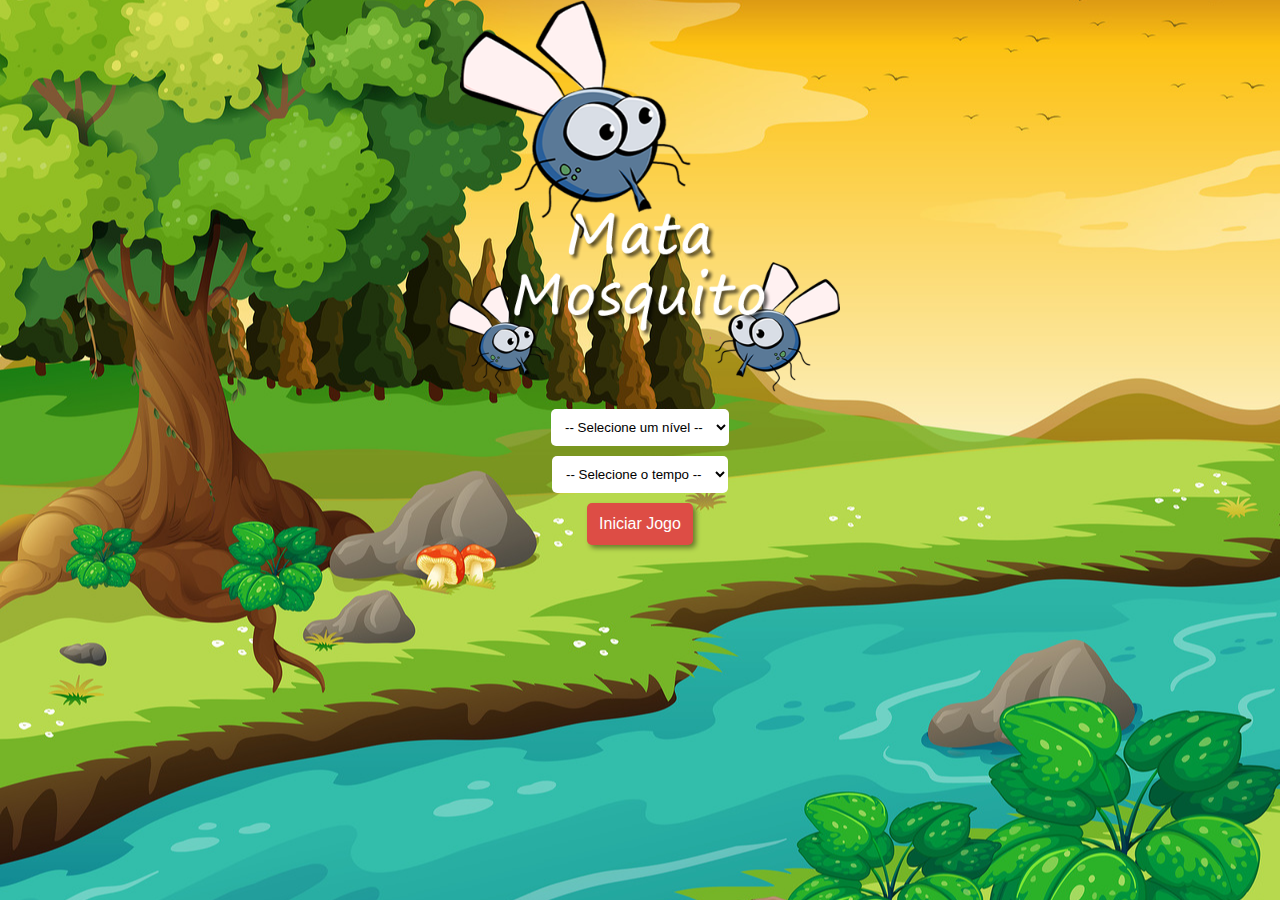
<file: appMataMosquito/index.html>
<!DOCTYPE html>
<html lang="pt-br">
<head>
  <meta charset="UTF-8">
  <meta http-equiv="X-UA-Compatible" content="IE=edge">
  <meta name="viewport" content="width=device-width, initial-scale=1.0">
  <title>Mata mosquitos</title>
  <link rel="stylesheet" href="assets/css/common.css">
  <link rel="stylesheet" href="assets/css/index.css">
  <link rel="stylesheet" href="assets/css/resposive.css">


  <script>
    function startGame() {

      const nivel = document.querySelector('#niveis').value;
      const tempo = document.querySelector('#tempo').value;
      if (nivel === '') {
        alert('Selecione um nível para continuar');
        return false;
      }

      if (tempo === '') {
        alert('Selecione o tempo para continuar');
        return false;
      }
      window.location.href = 'jogo.html?' + nivel + ',' + tempo;
    }
  </script>
</head>
<body>
  

  <div id="mataMosquito">
    <img src="assets/images/game.png">
  </div>

  <div id="menu">
    <select id="niveis">
      <option value="">-- Selecione um nível --</option>

      <option value="normal">Normal</option>
      <option value="dificil">Difícil</option>
      <option value="mwzera">Mwzera</option>
    </select>

    <select id="tempo">
      <option value="">-- Selecione o tempo --</option>

      <option value="dez">10 segundos</option>
      <option value="vinte">20 segundos</option>
      <option value="trinta">30 segundos</option>
      <option value="sessenta">60 segundos</option>
    </select>

    <button onclick="startGame()">Iniciar Jogo</button>
  </div>
</body>
</html>
</file>
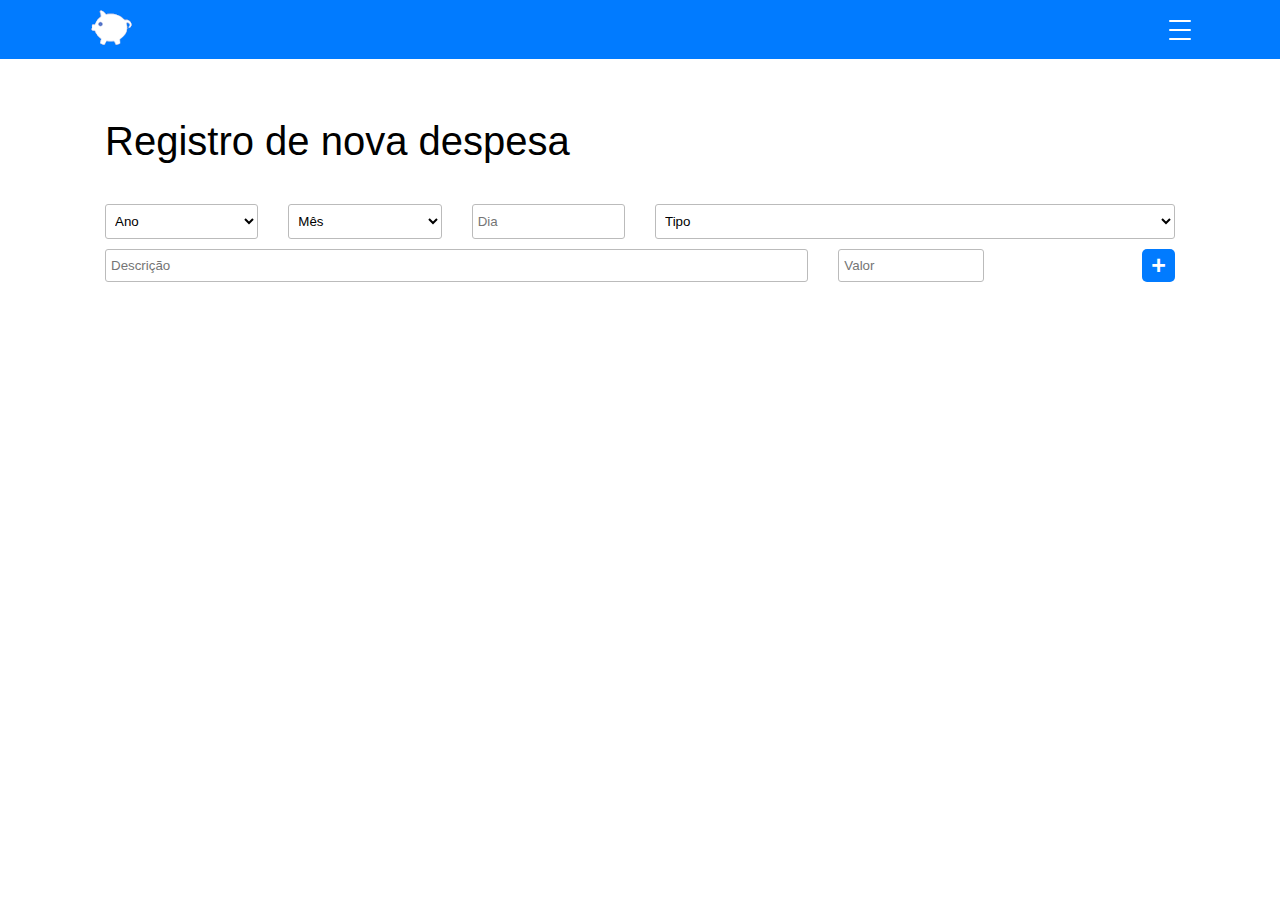
<file: appOrcamentoPessoal/index.html>
<!DOCTYPE html>
<html lang="pt-br">
<head>
  <meta charset="UTF-8">
  <meta http-equiv="X-UA-Compatible" content="IE=edge">
  <meta name="viewport" content="width=device-width, initial-scale=1.0">
  <title>Orçamento Pessoal</title>
  <link rel="shortcut icon" href="assets/images/logo.png" type="image/x-icon">
  <link rel="stylesheet" href="assets/css/style.css">
</head>
<body>

  <header>
    <div id="header">
      <div class="logo">
        <img src="assets/images/logo.png">
      </div>
      <div class="menu-openner">
        <div class="bar"></div>
        <div class="bar"></div>
        <div class="bar"></div>
      </div>
    </div>
   <div class="container">
    <nav class="menu closed" >
      <ul>
        <li><a href="index.html" class="cadastro">Cadastro</a></li>
        <li><a href="consulta.html" class="consulta">Consulta</a></li>
      </ul>
      </nav>
    </div>
  </header>

  <main>
    <div class="container">
      <h1>Registro de nova despesa</h1>

      <section id="form">
        <select name="ano" id="ano">
          <option value="">Ano</option>
        </select>

        <select name="mes" id="mes">
          <option value="">Mês</option>
          <option value="1">Janeiro</option>
          <option value="2">Fevereiro</option>
          <option value="3">Março</option>
          <option value="4">Abril</option>
          <option value="5">Maio</option>
          <option value="6">Junho</option>
          <option value="7">Julho</option>
          <option value="8">Agosto</option>
          <option value="9">Setembro</option>
          <option value="10">Outubro</option>
          <option value="11">Novembro</option>
          <option value="12">Dezembro</option>
        </select>

        <input type="number" name="dia" id="dia" placeholder="Dia" max="31" min="1">

        <select name="tipo" id="tipo">
          <option value="">Tipo</option>

          <option value="1">Alimentação</option>
          <option value="2">Educação</option>
          <option value="3">Lazer</option>
          <option value="4">Saúde</option>
          <option value="5">Transporte</option>
        </select>

        <input type="text" name="desc" id="desc" placeholder="Descrição">
        <input type="text" name="valor" id="valor" placeholder="Valor">

        <button id="cadastrar">+</button>
      </section>
    </div>


  </main>
  
  <!-- Funciona criado a base de js -->
  <div id="modal" class='hide'>
    <div class="content">
    </div>
  </div>
  </div>
  <script>

    const consulta = document.querySelector('.consulta');
    consulta.style.opacity = '70%';

    consulta.addEventListener('mouseover', () => consulta.style.opacity = '100%');
    consulta.addEventListener('mouseout', () => consulta.style.opacity = '70%');

    const cadastrar = document.querySelector('#cadastrar');
    cadastrar.addEventListener('click', () => {
      cadastrarDespesa();
    })

  </script>
  <script src="index.js"></script>
</body>
</html>
</file>
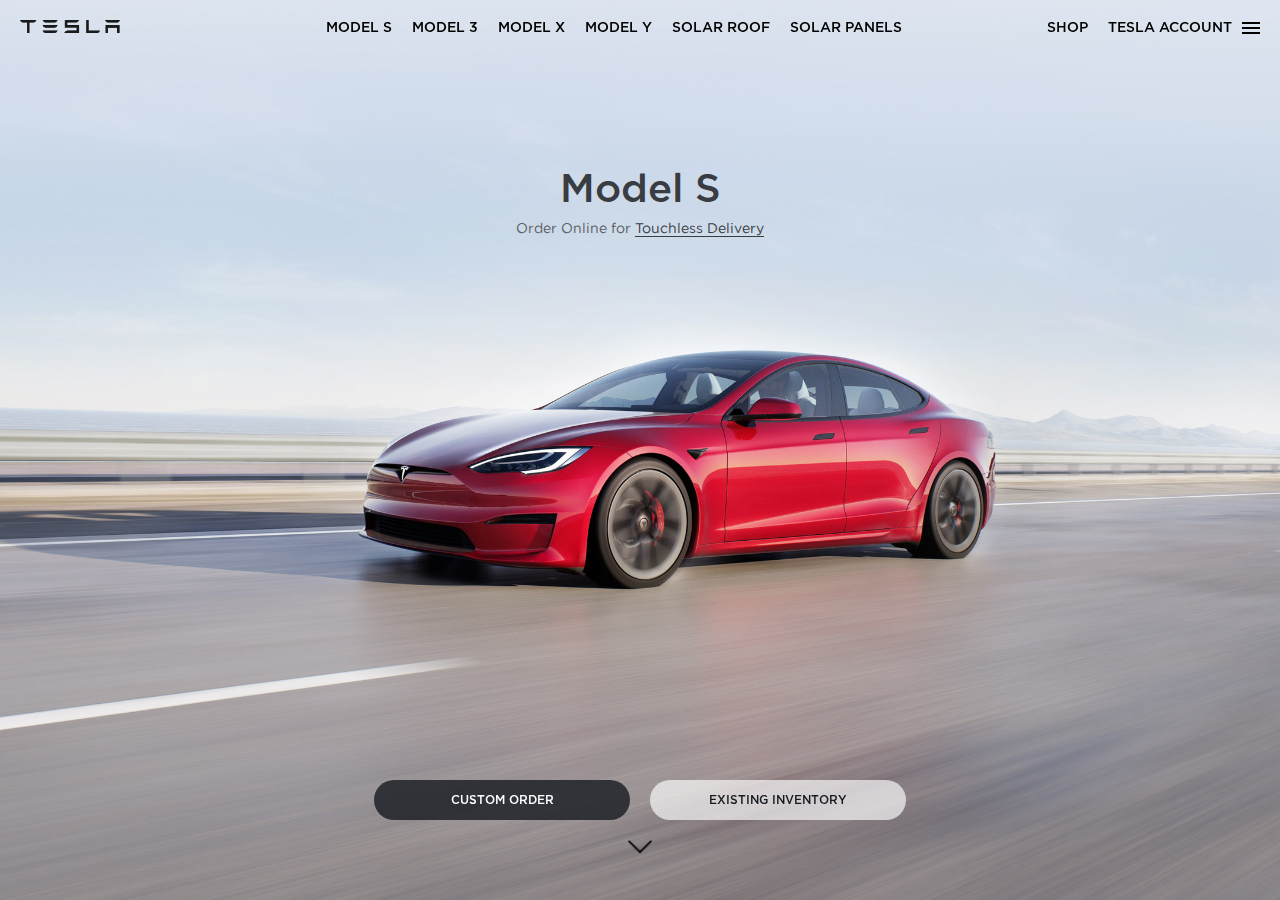
<file: clone-tesla/index.html>
<!DOCTYPE html>
<html lang="pt-br">
<head>
  <meta charset="UTF-8">
  <meta http-equiv="X-UA-Compatible" content="IE=edge">
  <meta name="viewport" content="width=device-width, initial-scale=1.0">
  <title>Tesla - Clone</title>
  <link rel="stylesheet" href="assets/css/style.css">
</head>
<body>
  
  <header>

    <div id="leftside">
      <a href="index.html">
        <img src="./assets/images/logo.png" alt="Logo tesla">
      </a>
    </div>

    <nav  id="middle">
      <ul>
        <li><a href="#">Model s</a></li>
        <li><a href="#">Model 3</a></li>
        <li><a href="#">Model x</a></li>
        <li><a href="#">Model y</a></li>
        <li><a href="#">Solar Roof</a></li>
        <li><a href="#">Solar Panels</a></li>
      </ul>
    </nav>

    <nav id="rightside">
      <ul>
        <li><a href="#">Shop</a></li>
        <li><a href="#">Tesla Account</a></li>
        <li id="menu">
          <div id="menu-icon">
            <div></div>
            <div></div>
            <div></div>
          </div>
        </li>
      </ul>
    </nav>

  </header>

  <main>
    <div id="info">
      <h1>Model S</h1>
      <h2>Order Online for <a href="#">Touchless Delivery</a></h2>
    </div>
  </main>

  <footer>
    <div id="buttons-area">
      <div><a href="#" class="btn btn-dark">Custom Order</a></div>
      <div><a href="#" class="btn btn-light">Existing Inventory</a></div>
    </div>
    <div id="arrow-area">
      <img src="./assets/images/down.png" alt="" id="arrow">
    </div>
  </footer>
</body>
</html>
</file>
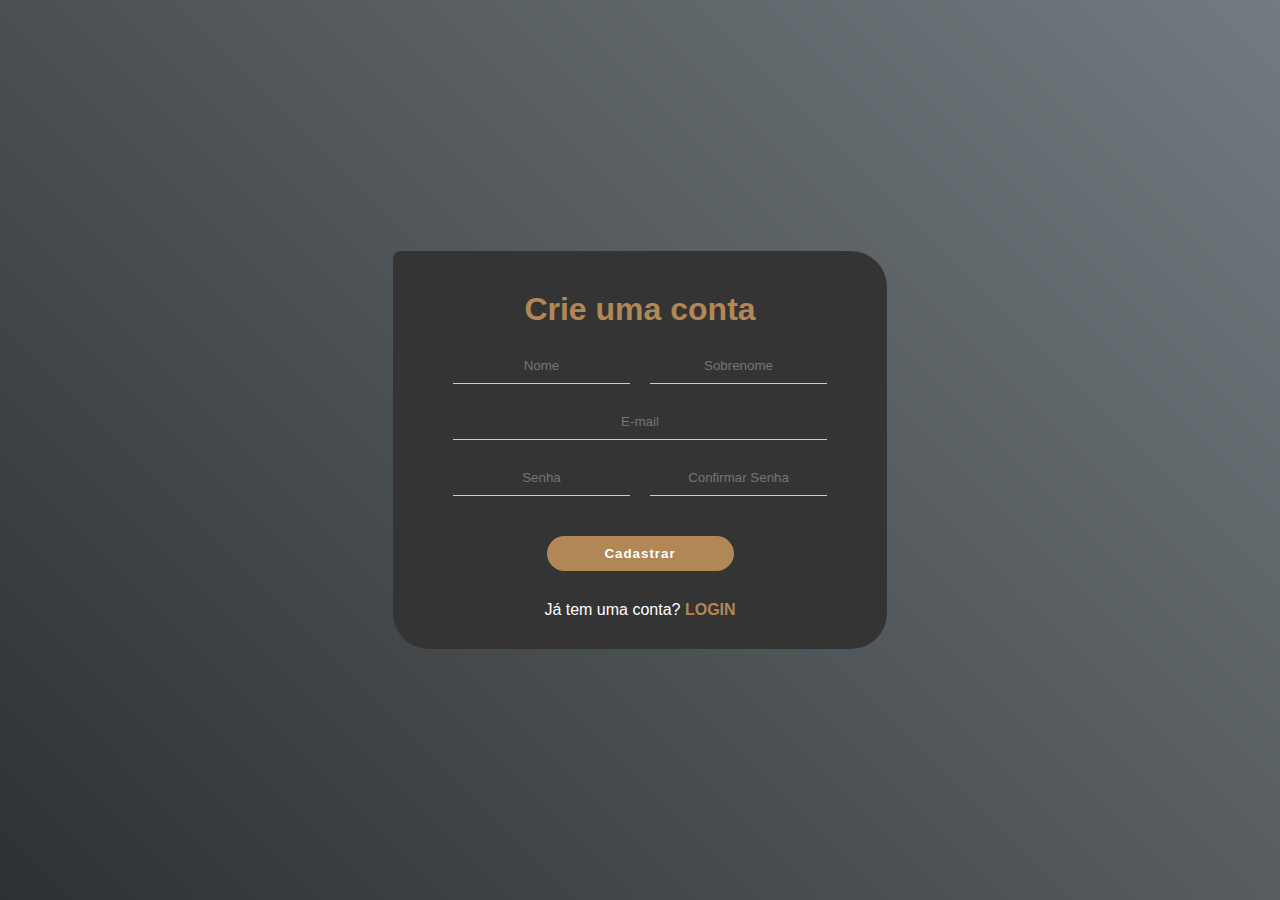
<file: FormValidator/index.html>
<!DOCTYPE html>
<html lang="pt-br">
<head>
  <meta charset="UTF-8">
  <meta http-equiv="X-UA-Compatible" content="IE=edge">
  <meta name="viewport" content="width=device-width, initial-scale=1.0">
  <title>Formulário</title>

  <link rel="stylesheet" href="style.css">
</head>
<body>
  
  <main>
  
    <form action="POST" class="validator">

      <h1>Crie uma conta</h1>
      
      <fieldset>
        <label class="sr-only" for="name">Nome:</label>
        <input
          data-rules="required|min=2" type="text" name="name" id="name" placeholder="Nome">
      </fieldset>
    
      <fieldset>
        <label class="sr-only" for="surname">Sobrenome:</label>
        <input 
        data-rules="required|min=2" type="text" name="surname" id="surname" placeholder="Sobrenome">
      </fieldset>
    
      <fieldset id="email-fieldset">
        <label class="sr-only" for="email">Seu e-mail:</label>
        <input 
        data-rules="required|email" type="email" name="email" id="email" placeholder="E-mail">
      </fieldset>
    
      <fieldset>
        <label class="sr-only" for="pass">Sua senha:</label>
        <input 
        data-rules="required|min=4" type="password" name="pass" id="pass" placeholder="Senha">
      </fieldset>


      <fieldset>
        <label class="sr-only" for="confirm-pass">Confirmar senha:</label>
        <input 
        data-rules="required|equal" type="password" name="confirm-pass" id="confirm-pass" placeholder="Confirmar Senha">
      </fieldset>
  
      <button type="submit">Cadastrar</button>
      
      <div id="login">
        Já tem uma conta? <a href="">login</a>
      </div>

    </form>

  </main>
  <script src="script.js"></script>
</body>
</html>
</file>
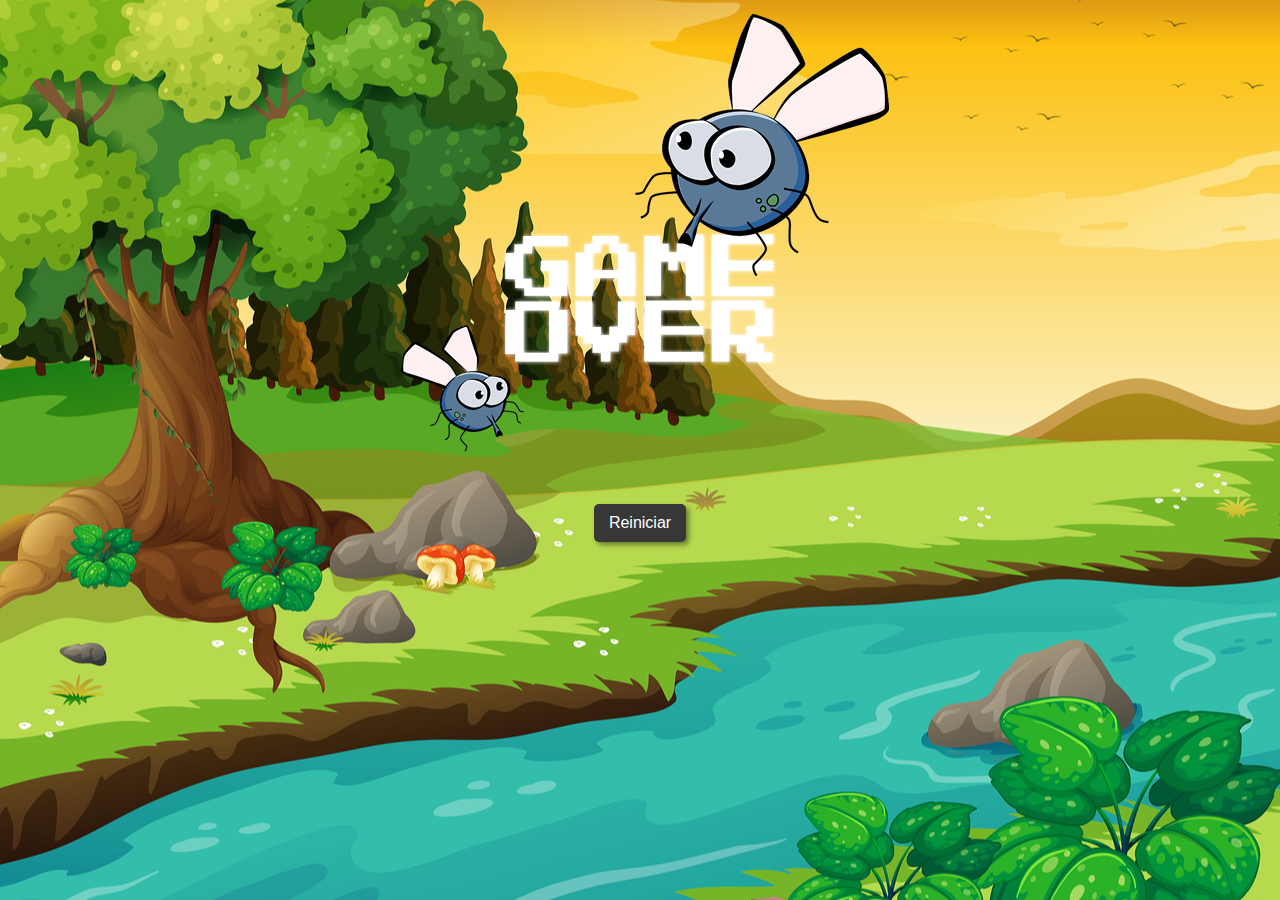
<file: appMataMosquito/gameOver.html>
<!DOCTYPE html>
<html lang="pt-br">
<head>
  <meta charset="UTF-8">
  <meta http-equiv="X-UA-Compatible" content="IE=edge">
  <meta name="viewport" content="width=device-width, initial-scale=1.0">
  <title>Mata Mosquito - GameOver</title>
  <link rel="stylesheet" href="assets/css/common.css">
  <link rel="stylesheet" href="assets/css/resposive.css">
</head>
<body>
  

  <div id="gameOver">
    <img src="assets/images/game_over.png">
  </div>

  <button onclick="window.location.href='index.html'">Reiniciar</button>
</body>
</html>
</file>
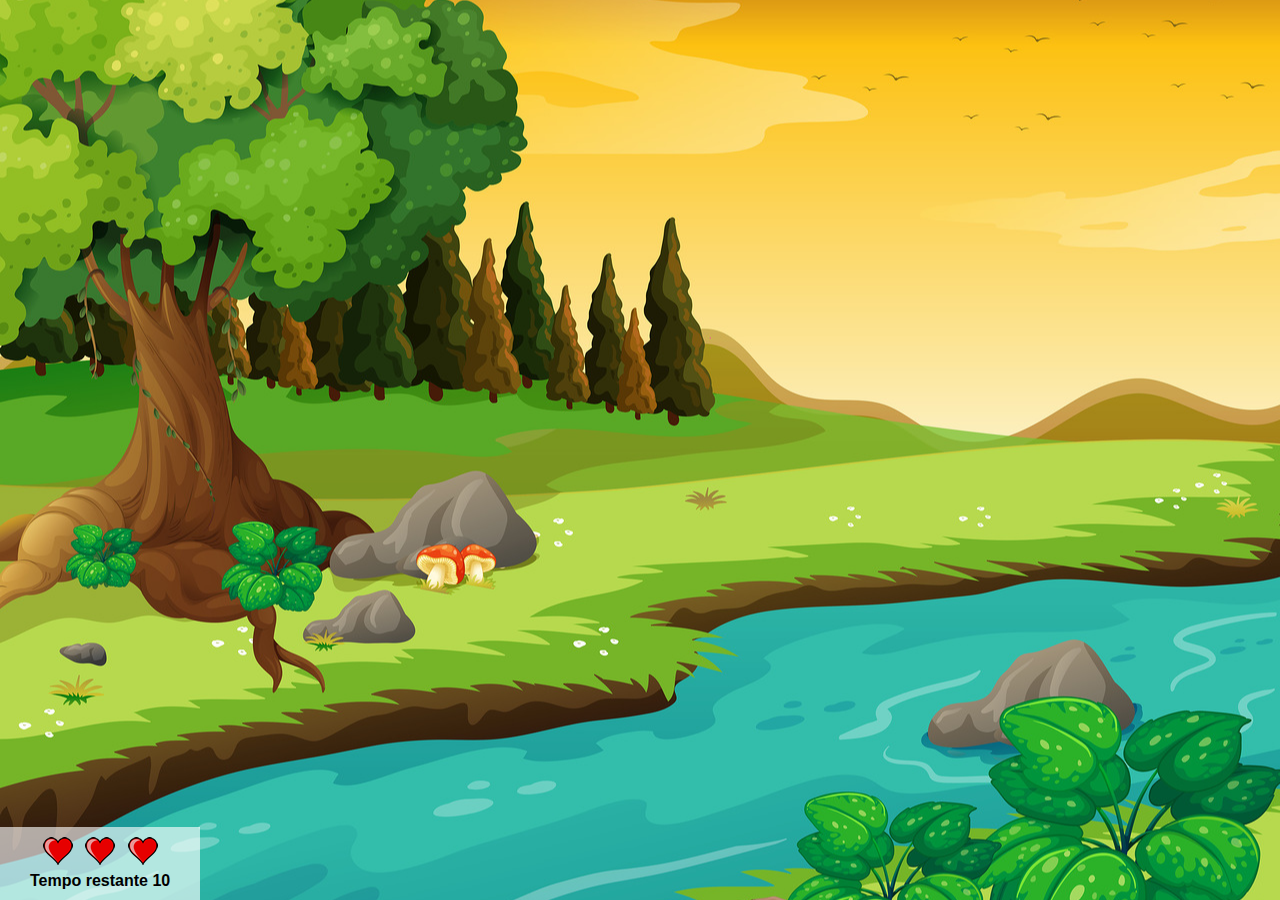
<file: appMataMosquito/jogo.html>
<!DOCTYPE html>
<html lang="pt-br">
<head>
  <meta charset="UTF-8">
  <meta http-equiv="X-UA-Compatible" content="IE=edge">
  <meta name="viewport" content="width=device-width, initial-scale=1.0">
  <title>Mata mosquito - Game</title>
  <link rel="stylesheet" href="assets/css/style.css">
</head>
<body onload="spawningMoscas(), cronometro()" onresize="ajustaTamanhoPalcoJogo()">
  <!-- onload="spawningMoscas()" -->
  <!-- onload="spawningMoscas()" -->
  <div id="panel">
    
    <div id="vidas">
      <div id="vida1" class="coracao cheio"></div>
      <div id="vida2" class="coracao cheio"></div>
      <div id="vida3" class="coracao cheio"></div>
    </div>

    <div id="tempoRestante">
      Tempo restante <span id="tempo"></span>
    </div>
 
  </div>
  <script src="jogo.js"></script>
</body>
</html>
</file>
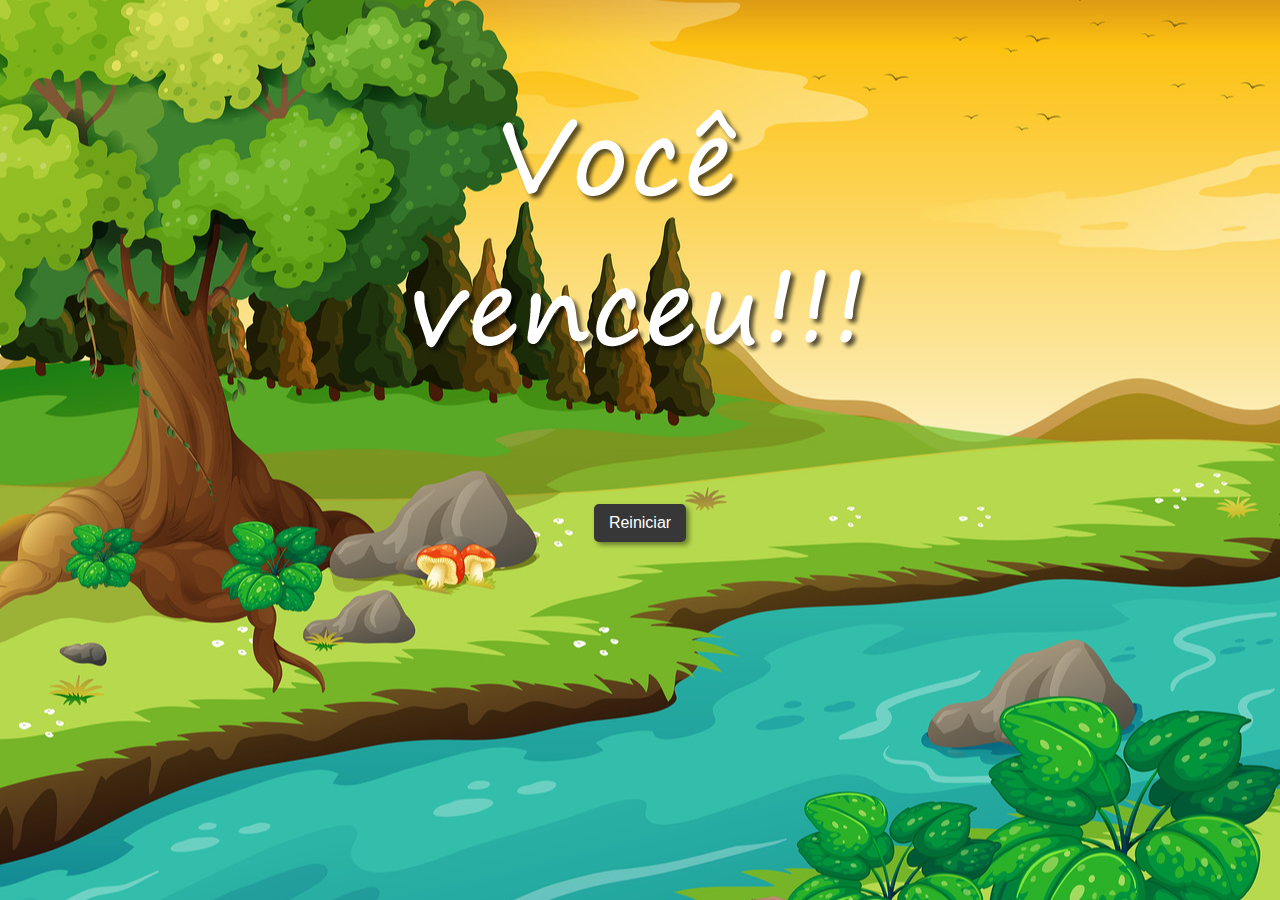
<file: appMataMosquito/vitoria.html>
<!DOCTYPE html>
<html lang="pt-br">
<head>
  <meta charset="UTF-8">
  <meta http-equiv="X-UA-Compatible" content="IE=edge">
  <meta name="viewport" content="width=device-width, initial-scale=1.0">
  <title>Mata mosquitos - Vítoria</title>
  <link rel="stylesheet" href="assets/css/common.css">
  <link rel="stylesheet" href="assets/css/resposive.css">

</head>
<body>
  
  <div id="vitoria">
    <img src="assets/images/vitoria.png">
  </div>

  <button onclick="window.location.href='index.html'">Reiniciar</button>
</body>
</html>
</file>
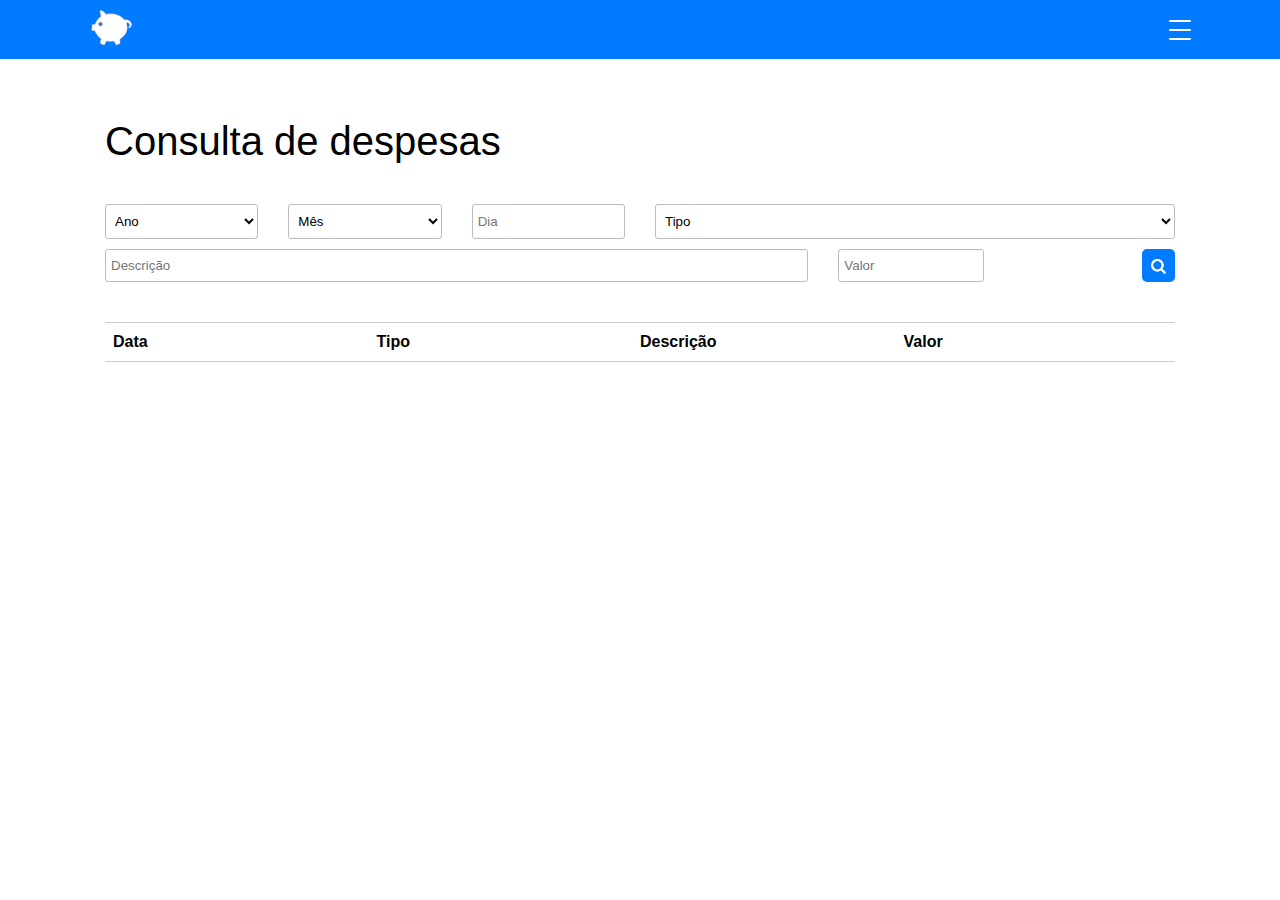
<file: appOrcamentoPessoal/consulta.html>
<!DOCTYPE html>
<html lang="pt-br">
<head>
  <meta charset="UTF-8">
  <meta http-equiv="X-UA-Compatible" content="IE=edge">
  <meta name="viewport" content="width=device-width, initial-scale=1.0">
  <title>Orçamento pessoal - Consulta</title>
  <link rel="stylesheet" href="assets/css/style.css">
  <link rel="shortcut icon" href="assets/images/logo.png" type="image/x-icon">
</head>
<body onload="carregaListaDespesas()">
  
  <header>
    <div id="header">
      <div class="logo">
        <img src="assets/images/logo.png">
      </div>
      <div class="menu-openner">
        <div class="bar"></div>
        <div class="bar"></div>
        <div class="bar"></div>
      </div>
    </div>
   <div class="container">
    <nav class="menu closed" >
      <ul>
        <li><a href="index.html" class="cadastro">Cadastro</a></li>
        <li><a href="consulta.html" class="consulta">Consulta</a></li>
      </ul>
      </nav>
    </div>
  </header>

  <main>
    <div class="container">
      <h1>Consulta de despesas</h1>

      <section id="form">
        <select name="ano" id="ano">
          <option value="">Ano</option>
        </select>

        <select name="mes" id="mes">
          <option value="">Mês</option>
          <option value="1">Janeiro</option>
          <option value="2">Fevereiro</option>
          <option value="3">Março</option>
          <option value="4">Abril</option>
          <option value="5">Maio</option>
          <option value="6">Junho</option>
          <option value="7">Julho</option>
          <option value="8">Agosto</option>
          <option value="9">Setembro</option>
          <option value="10">Outubro</option>
          <option value="11">Novembro</option>
          <option value="12">Dezembro</option>
        </select>

        <input type="number" name="dia" id="dia" placeholder="Dia" max="31" min="1">

        <select name="tipo" id="tipo">
          <option value="">Tipo</option>

          <option value="1">Alimentação</option>
          <option value="2">Educação</option>
          <option value="3">Lazer</option>
          <option value="4">Saúde</option>
          <option value="5">Transporte</option>
        </select>

        <input type="text" name="desc" id="desc" placeholder="Descrição">
        <input type="texte" name="valor" id="valor" placeholder="Valor">

        <button type="submit" id="pesquisa"><span></span></button>
      </section>
      
      <section id="lista">
        <table id="tabela">
          <thead>
            <tr>
              <th>Data</th>
              <th>Tipo</th>
              <th>Descrição</th>
              <th>Valor</th>
            </tr>
          </thead>

          <tbody id="listaDespesas">

          </tbody>
        </table>
      </section>
    </div>



  </main>

  <script>

    const cadastro = document.querySelector('.cadastro');
    cadastro.style.opacity = '70%';

    cadastro.addEventListener('mouseover', () => cadastro.style.opacity = '100%');
    cadastro.addEventListener('mouseout', () => cadastro.style.opacity = '70%');

    const pesquisa = document.querySelector('#pesquisa');
    pesquisa.addEventListener('click', () => {
      pesquisarDespesa();
    })
    
  </script>
  <script src="index.js"></script>
</body>
</html>
</file>
<file: appMataMosquito/assets/css/common.css>
html {
  cursor: url(../images/mata_mosca.png) 25 25, auto;
}
* {
  margin: 0;
  padding: 0;
  box-sizing: border-box;
}
body {
  background-image: url(../images/bg.jpg);
  background-size: cover;
  background-position: center;
  background-repeat: no-repeat;
  height: 100vh;
  width: 100vw;
  display: flex;
  align-items: center;
  flex-direction: column;
}

button {
  padding: 10px 15px;
  font-size: 16px;
  background-color: #373737;
  border: none;
  border-radius: 5px;
  color: #fff;
  box-shadow: 3px 3px 5px#0000006b;
}

button:hover {
  cursor: pointer;
  transform: translateY(-2px);
  transition: 300ms;
  background-color: #222;
}
</file>
<file: appMataMosquito/assets/css/index.css>
#menu {
  display: flex;
  flex-direction: column;
  align-items: center;
}

select {
  display: inline-block;
  padding: 10px;
  border: none;
  background-color: #fff;
  border-radius: 5px;
  outline: none;
  margin: 5px 0px;
}

#mataMosquito img {
  max-height: 400px;
}
button {
  margin-top: 5px;
  padding: 12px;
  max-width: 150px;
  background-color: #DD4D45;
}

button:hover {
  background-color: #ce4942;
}
</file>
<file: appMataMosquito/assets/css/resposive.css>
@media (max-width: 550px) {

  body {
    justify-content: center;
  }

  div#mataMosquito,
  div#gameOver,
  div#vitoria {
    text-align: center;
  }
  img {
    width: 80%;
    margin: 0 auto;
  }
}
</file>
<file: appOrcamentoPessoal/assets/css/style.css>
* {
  padding: 0;
  margin: 0;
  box-sizing: border-box;
  font-family: 'Trebuchet MS', 'Lucida Sans Unicode', 'Lucida Grande', 'Lucida Sans', Arial, sans-serif;
}

ul, li {
  list-style-type: none;
}

a {
  text-decoration: none;
}

header {
  background-color: #017BFF;
  padding: 10px 20px;
}

#header {
  max-width: 1110px;
  margin: 0 auto;
  display: flex;
  justify-content: space-between;
  align-items: center;
}

.container {
  max-width: 1110px;
  margin: 0 auto;
}

.menu-openner {
  height: 20px;
  width: 30px;
  display: flex;
  flex-direction: column;
  justify-content: space-between;
  cursor: pointer;
  align-items: center;

}

.bar {
  width: 22px;
  height: 2px;
  border-radius: 2px;
  background-color: #fff;
}

.menu a, li{
  color: #fff;
  letter-spacing: 1px;
  font-weight: bold;
  padding: 5px 8px;
}

.menu a:hover {
  background-color: #014ea0;
  border-radius: 4px;
  transition: 300ms;
}


@keyframes openMenu {
  0% {
    padding: 0;
  }
  100% {
    padding: 10px 0;
  }
}

.closed {
  display: none;
}

.openned {
  animation: openMenu 0.3s;
  display: block;
  padding: 10px 0;
}

main {
  margin: 0 auto;
  padding: 60px 20px;
}

main .container {
  
  padding: 0px 20px;
}


h1 {
  font-weight: 300;
  font-size: 40px;
  margin-bottom: 40px;
}

#form {
  display: grid;
  grid-template-columns: repeat(6, 1fr);
  grid-gap: 30px; 
  grid-row-gap: 10px;
}

select, input {
  background-color: #fff;
  border: 1px solid #bbb;
  border-radius: 3px;
  padding: 8px 5px;
  outline: none;
}
select:hover, input:hover,
select:focus-within, input:focus-within {
  box-shadow: 0px 0px 3px #017BFFa1;
}

#tipo {
  grid-column: 4 / 7;
}

#desc {
  grid-column: 1 / 5;
}

#valor {
  max-width: 146px;
}
button {
  height: 33px;
  width: 33px;
  border-radius: 5px;
  background-color: #017BFF;
  color: #fff;
  font-size: 25px;
  font-weight: bold;
  border: none;
  justify-self: right;
}

button:hover {
  cursor: pointer;
  background-color: #025cbd;
  transition: 400ms;
}

button span {
  height: 15px;
  width: 15px;
  display: inline-block;
  background-image: url(../images/lupa.png);
  background-repeat: no-repeat;
  background-size: cover;
}

#tabela {
  display: grid;
}

thead {
  margin-top: 40px;
  border-bottom: 1px solid #ccc;
}

th, td {
  justify-self: flex-start;
  padding: 10px 0px;
}
tr {
  display: grid;
  padding: 0px 8px;
  border-top: 1px solid #ccc;
  grid-template-columns: repeat(4, 1fr );
}

tbody tr {
  display: grid;
  grid-template-columns: repeat(3, 1fr) repeat(2, 0.5fr);

}

td {
  display: flex;
  align-items: center;
}

td button {
  background-color: #ff2f2f;
  font-size: 18px;
  height: 28px;
  width: 34px;
}

td button:hover {
  background-color: #cf2626;

}

/* MODAL */
#modal{
  background-color: #0000002d;
  height: 100vh;
  width: 100vw;
  position: fixed;
  top: 0;

  display: flex;
  justify-content: center;
  transition: 400ms;
}
#modal.hide {
  display: none;
}

#modal.show {
  display: flex;
}

#modal .content{
  background-color: #fff;
  max-width: 460px;
  height: fit-content;
  padding: 20px;
  display: flex;
  flex-direction: column;
  margin: 0 30px;

  border-radius: 10px;
  box-shadow: 5px 5px 5px #0000001a;

  margin-top: 30px;

}

#modal.error h1 {
  color: #ff2f2f;
  font-size: 24px;
}

#modal.sucess h1 {
  color: #57A846;
  font-size: 24px;
}

#modal button {
  width: auto;
  align-self: flex-end;
  font-size: 16px;
  font-weight: normal;
  padding: 5px 8px;
  
  margin-top: 30px;
}

#modal.error button {
  background-color: #ff2f2f;
}

#modal.sucess button {
  background-color: #57A846;
}

#modal.error button:hover {
  background-color: #cf2626;
  transition: 300ms;
}

#modal.sucess button:hover {
  background-color: #396e2f;
  transition: 300ms;
}

tr td:last-child {
  display: flex;
  width: 100%;
  justify-content: flex-end;
}

@media (max-width: 620px) {
  #form {
    display: grid;
    grid-template-columns: 1fr;
  }

  select, input, #tipo, #valor, #desc {
    grid-column: auto;
  }
  #valor {
    max-width: none;
  }
}
</file>
<file: FormValidator/style.css>
* {
  padding: 0;
  margin: 0;
  box-sizing: border-box;
}
.sr-only {
  position: absolute;
  height: 1px;
  width: 1px;
  padding: 0;
  margin: -1px;
  overflow: hidden;
  clip-path: rect(0, 0, 0, 0);
  white-space: nowrap;
  border-width: 0;
}

body {
  font-family: -apple-system, BlinkMacSystemFont, 'Segoe UI', Roboto, Oxygen, Ubuntu, Cantarell, 'Open Sans', 'Helvetica Neue', sans-serif;
}

main {
  height: 100vh;
  width: 100vw;

  display: flex;
  align-items: center;
  justify-content: center;

  background-image: linear-gradient(45deg,  #2E3133,#737B80);
}

form {
  display: grid;
  grid-template-columns: 1fr 1fr;

  padding: 40px 60px 30px 60px;
  gap: 10px;

  column-gap: 20px;

  border-radius: 8px 36px 36px;
  background-color: #343434;
}

h1 {
  grid-column: 1 / 3;
  text-align: center;
  color: #b28756;

  margin-bottom: 10px;
}

fieldset {
  border: none;

  display: flex;
  flex-direction: column;
}

input {
  border: none;
  border-bottom: 1px solid #ccc;
  padding: 10px 0px;
  text-align: center;

  background-color: transparent;

  color: #ccc;
  outline: none;

  margin-bottom: 10px;

  transition: 200ms;
}

#email-fieldset {
  grid-column: 1 / 3;
}

#email {
  width: 100%;
}


button {
  grid-column: 1 / 3;

  padding: 10px;
  width: 50%;
  margin: 0 auto;
  margin-top: 20px;

  background-color: #b28756;

  border: none;
  border-radius: 18px;

  font-weight: bold;
  color: #fff;
  letter-spacing: 1px;
  cursor: pointer;

  transition: 300ms;
}

button:hover {
  transform: translateY(-2px);
  filter: drop-shadow(10px, 10px, 10px);
}

#login {
  grid-column: 1 / 3;
  text-align: center;

  color: white;

  margin-top: 20px;
}

#login a {
  text-decoration: none;
  color: #b28756;
  font-weight: bold;
  text-transform: uppercase;

  border-bottom: 1px solid transparent;
  transition: 300ms;
}

#login a:hover {
  border-bottom: 1px solid #b28756;
}

.error {
  border-bottom-color: #b28756;
}

.errorMessage {
  font-size: 12px;
  text-align: center;
  color: #b28756;
  margin-top: -6px;
}
</file>
<file: appMataMosquito/assets/css/style.css>
html {
  cursor: url(../images/mata_mosca.png) 25 25, auto;
}

* {
  margin: 0;
  padding: 0;
}

body {
  height: 100vh;
  width: 100vw;
  background-image: url(../images/bg.jpg);
  background-repeat: no-repeat;
  background-size: cover;
  background-position: center;
  font-family: Arial, Helvetica, sans-serif;
  cursor: url(../images/mata_mosca.png) 30 30 auto;
}

#panel {
  position: absolute;
  bottom: 0;
  left: 0;
  background-color: #ffffffa1;
  padding: 10px 30px;
}

#vidas {
  display: flex;
  flex-direction: row;
  justify-content: space-evenly;
  margin-bottom: 5px;
}

#tempoRestante {
  font-size: 16px;
  font-weight: bold;
}
.coracao {
  width: 30px;
  height: 30px;
  background-repeat: no-repeat;
}

.cheio {
  background-image: url(../images/coracao_cheio.png);
}

.vazio {
  background-image: url(../images/coracao_vazio.png);
}


.mosca1 {
  width: 50px;
  height: 50px;
}

.mosca2 {
  width: 70px;
  height: 70px;
}

.mosca3 {
  width: 90px;
  height: 90px;
}

.lado1 {
  transform: scaleX(1);
}

.lado2 {
    transform: scaleX(-1);
}
</file>
<file: clone-tesla/assets/css/style.css>
/* RESET */
* {
  margin: 0;
  padding: 0;
  box-sizing: border-box;
}

body {
  font-family: 'GothamMedium', 'Helvetica', 'Arial', sans-serif;
  font-size: 14px;
}

a {
  text-decoration: none;
}

ul {
  list-style-type: none;
}

  /* VARIAVEIS */
:root {
  --header-color: #000;
  --h1-color: #393c41;
  --h2-color: #5c5e62;
  --bg-btn-dark: #171a20cc;
  --bg-btn-light: #ffffffa6;
  --btn-dark-color: #fff;
  --btn-light-color: #171a20;
}

/* FONTES */
@font-face {
  font-family: 'GothamMedium';
  src: url(../fonts/GothamMedium.otf);
}

@font-face {
  font-family: 'GothamBook';
  src: url(../fonts/GothamBookRegular.otf);
}

/* HEADER */
header {
  padding: 20px;
  display: flex;
  justify-content: space-between;
  position: fixed;
  top: 0;
  left: 0;
  right: 0;
}

header #leftside img {
  width: 100px;
  image-rendering: optimizeQuality;
  margin-right: 70px;
}

header nav ul {
  display: flex;
}

header nav ul li a{
  margin: 0 10px;
  text-transform: uppercase;
  color: var(--header-color);
  border-bottom-color: transparent;
}

header nav ul li a:hover {
  display: block;
  transform: translateY(-2px);
  border-bottom: 1px solid var(--header-color);
  transition: all 200ms;
}

header #rightside #menu-icon {
  height: 16px;
  width: 18px;
  display: flex;
  flex-direction: column;
  justify-content: space-around;
  cursor: pointer;
}

header #rightside #menu-icon div {
  height: 2px;
  background-color: var(--header-color);
}

/* MAIN */
main {
  background-image: url(../images/bg.jpeg);
  background-position: center;
  background-size: cover;
  height: 100vh;
  
}
main #info {
  display: flex;
  flex-direction: column;
  align-items: center;
  justify-content: center;
  height: 45vh;
}

@keyframes h1-appear {
  0% {
    color: transparent;
    transform: translateY(30px);
  }
  100% {
    transform: translateY(0px);
  }
}

main #info h1 {
  color: var(--h1-color);
  font-size: 40px;
  font-weight: normal;
  padding: 4px 0px;
  animation-name: h1-appear;
  animation-duration: 1.5s;
}

@keyframes h2-appear {
  0% {
    color: transparent;
    border-bottom: transparent;
  }
}
main #info h2 {
  color: var(--h2-color);
  font-size: 14px;
  padding: 2px 0 8px;
  font-weight: normal;
  font-family: 'GothamBook', 'Helvetica', 'Arial', sans-serif;
  animation-name: h2-appear;
  animation-duration: 2.6s;
}

main #info h2 a {
  color: var(--h1-color);
  padding-bottom: 1px;
  border-bottom: 1px solid var(--h1-color);
  animation-name: h2-appear;
  animation-duration: 2.6s;}

main #info h2 a:hover {
  color: var(--header-color);
  box-shadow: 0px 1px var(--header-color);
  transition: 200ms;
}

/* FOOTER */
footer {
  position: fixed;
  bottom: 30px;
  left: 0px;
  right: 0px;
  display: flex;
  align-items: center;
  justify-content: center;
  flex-direction: column;
}

footer #buttons-area {
  display: flex;
}

@keyframes btn-dark-appear {
  0% {
    color: transparent;
    background-color: transparent;
    transform: translateX(-30px);
  }
}

@keyframes btn-light-appear {
  0% {
    color: transparent;
    background-color: transparent;
    transform: translateX(30px);
  }
}

footer .btn {
  display: flex;
  align-items: center;
  justify-content: center;
  width: 256px;
  padding: 5px 40px;
  height: 40px;
  margin: 10px;
  border-radius: 40px;
  text-transform: uppercase;
  font-size: 12px;
}

footer .btn:hover {
  transform: translateY(-2px);
  box-shadow: 3px 3px 10px rgba(0, 0, 0, 0.3);
  transition: 200ms;
}

footer .btn-dark {
  background-color: var(--bg-btn-dark);
  color: var(--btn-dark-color);
  animation-name: btn-dark-appear;
  animation-duration: 1s;
}

footer .btn-light {
  background-color: var(--bg-btn-light);
  color: var(--btn-light-color);
  animation-name: btn-light-appear;
  animation-duration: 1s;
}

footer #arrow-area {
  display: block;
  width: 218px;
  margin-top: 10px;
  text-align: center;
  height: 30px;
}

@keyframes arrow-down {
  0% {
    margin-top: 0px;
  }
  50% {
    margin-top: 15px;
  }
  100% {
    margin-top: 0px;
  }
}

footer #arrow {
  width: 24px;
  animation-name: arrow-down;
  animation-duration: 2.5s;
  animation-iteration-count: infinite;
}

/* MEDIA QUERIES */
@media (max-width: 1200px) {
  #middle, #rightside li{
    display: none;
  }

  header #rightside li#menu {
    display: block;
  }
}

@media (max-width: 640px) {
  main #info h1 {
    font-size: 36px;
  }

  footer .btn {
    margin: 8px 4px;
  }
}

@media (max-width: 600px) {
  footer #buttons-area {
    flex-direction: column;
  }

  footer .btn {
    width: calc(100vw - 60px);
    transition: width 300ms;
  }
}
</file>
